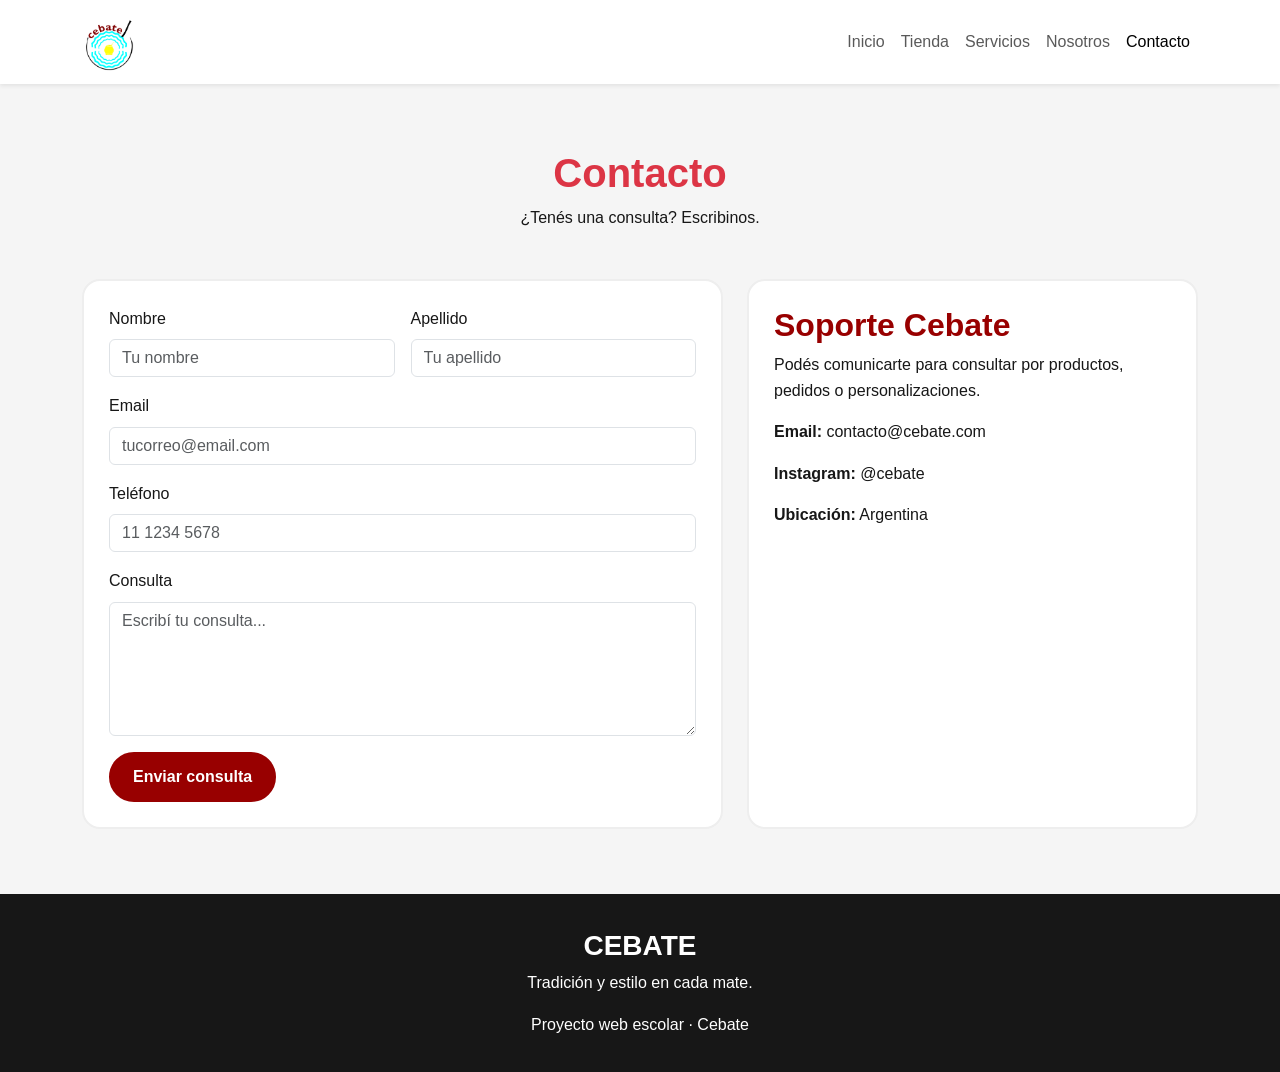
<file: contacto.html>
<!DOCTYPE html> <!-- Indica que es un documento HTML5 -->
<html lang="es">

<head>
    <title>Cebate | Contacto</title> <!-- Título de la página -->

    <!-- Configuración y datos para buscadores -->
    <meta charset="UTF-8">
    <meta name="viewport" content="width=device-width, initial-scale=1.0">
    <meta name="description" content="Cebate: mates de calidad para compartir momentos, tradición y estilo.">
    <meta name="keywords" content="Cebate, mates, mate argentino, mates personalizados">

    <!-- Información para compartir la página en redes -->
    <meta property="og:title" content="Cebate | Mates">
    <meta property="og:description" content="Tradición y estilo en cada mate.">
    <meta property="og:type" content="website">

    <!-- Bootstrap y CSS propio -->
    <link href="https://cdn.jsdelivr.net/npm/bootstrap@5.3.3/dist/css/bootstrap.min.css" rel="stylesheet">
    <link rel="stylesheet" href="css/style.css">
</head>

<body>

    <!-- Encabezado y menú de navegación -->
    <header>
        <nav class="navbar navbar-expand-lg bg-white shadow-sm sticky-top">
            <div class="container">

                <!-- Logo de Cebate -->
                <a class="navbar-brand" href="index.html">
                    <img src="img/logo-cebate.png" alt="Logo de Cebate">
                </a>

                <!-- Botón del menú para celulares -->
                <button class="navbar-toggler" type="button" data-bs-toggle="collapse" data-bs-target="#menu">
                    <span class="navbar-toggler-icon"></span>
                </button>

                <!-- Enlaces principales -->
                <div class="collapse navbar-collapse" id="menu">
                    <ul class="navbar-nav ms-auto">
                        <li class="nav-item"><a class="nav-link" href="index.html">Inicio</a></li>
                        <li class="nav-item"><a class="nav-link" href="productos.html">Tienda</a></li>
                        <li class="nav-item"><a class="nav-link" href="servicios.html">Servicios</a></li>
                        <li class="nav-item"><a class="nav-link" href="nosotros.html">Nosotros</a></li>
                        <li class="nav-item"><a class="nav-link active" href="contacto.html">Contacto</a></li>
                    </ul>
                </div>

            </div>
        </nav>
    </header>

    <main>

        <!-- Sección principal de contacto -->
        <section class="section section-alt">
            <div class="container">

                <!-- Título de la sección -->
                <div class="text-center mb-5">
                    <h1 class="text-danger">Contacto</h1>
                    <p>¿Tenés una consulta? Escribinos.</p>
                </div>

                <div class="row g-4">

                    <!-- Formulario de contacto -->
                    <div class="col-lg-7">
                        <div class="contact-box">

                            <form action="#" method="post">
                                <div class="row g-3">

                                    <!-- Campo de nombre -->
                                    <div class="col-md-6">
                                        <label for="nombre" class="form-label">Nombre</label>
                                        <input id="nombre" name="nombre" type="text" class="form-control"
                                            placeholder="Tu nombre" required>
                                    </div>

                                    <!-- Campo de apellido -->
                                    <div class="col-md-6">
                                        <label for="apellido" class="form-label">Apellido</label>
                                        <input id="apellido" name="apellido" type="text" class="form-control"
                                            placeholder="Tu apellido" required>
                                    </div>

                                    <!-- Campo de email -->
                                    <div class="col-12">
                                        <label for="email" class="form-label">Email</label>
                                        <input id="email" name="email" type="email" class="form-control"
                                            placeholder="tucorreo@email.com" required>
                                    </div>

                                    <!-- Campo de teléfono -->
                                    <div class="col-12">
                                        <label for="telefono" class="form-label">Teléfono</label>
                                        <input id="telefono" name="telefono" type="tel" class="form-control"
                                            placeholder="11 1234 5678" required>
                                    </div>

                                    <!-- Campo para escribir la consulta -->
                                    <div class="col-12">
                                        <label for="consulta" class="form-label">Consulta</label>
                                        <textarea id="consulta" name="consulta" class="form-control" rows="5"
                                            placeholder="Escribí tu consulta..." required></textarea>
                                    </div>

                                    <!-- Botón para enviar el formulario -->
                                    <div class="col-12">
                                        <button class="btn-cebate" type="submit">Enviar consulta</button>
                                    </div>

                                </div>
                            </form>

                        </div>
                    </div>

                    <!-- Información de contacto de Cebate -->
                    <div class="col-lg-5">
                        <aside class="contact-box h-100">
                            <h2>Soporte Cebate</h2>
                            <p>Podés comunicarte para consultar por productos, pedidos o personalizaciones.</p>

                            <p><strong>Email:</strong> contacto@cebate.com</p>
                            <p><strong>Instagram:</strong> @cebate</p>
                            <p><strong>Ubicación:</strong> Argentina</p>
                        </aside>
                    </div>

                </div>
            </div>
        </section>

    </main>

    <!-- Pie de página -->
    <footer>
        <div class="container text-center">
            <h3>CEBATE</h3>
            <p>Tradición y estilo en cada mate.</p>
            <p class="mb-0">Proyecto web escolar · Cebate</p>
        </div>
    </footer>

    <!-- JavaScript necesario para Bootstrap -->
    <script src="https://cdn.jsdelivr.net/npm/bootstrap@5.3.3/dist/js/bootstrap.bundle.min.js"></script>

</body>
</html>
</file>
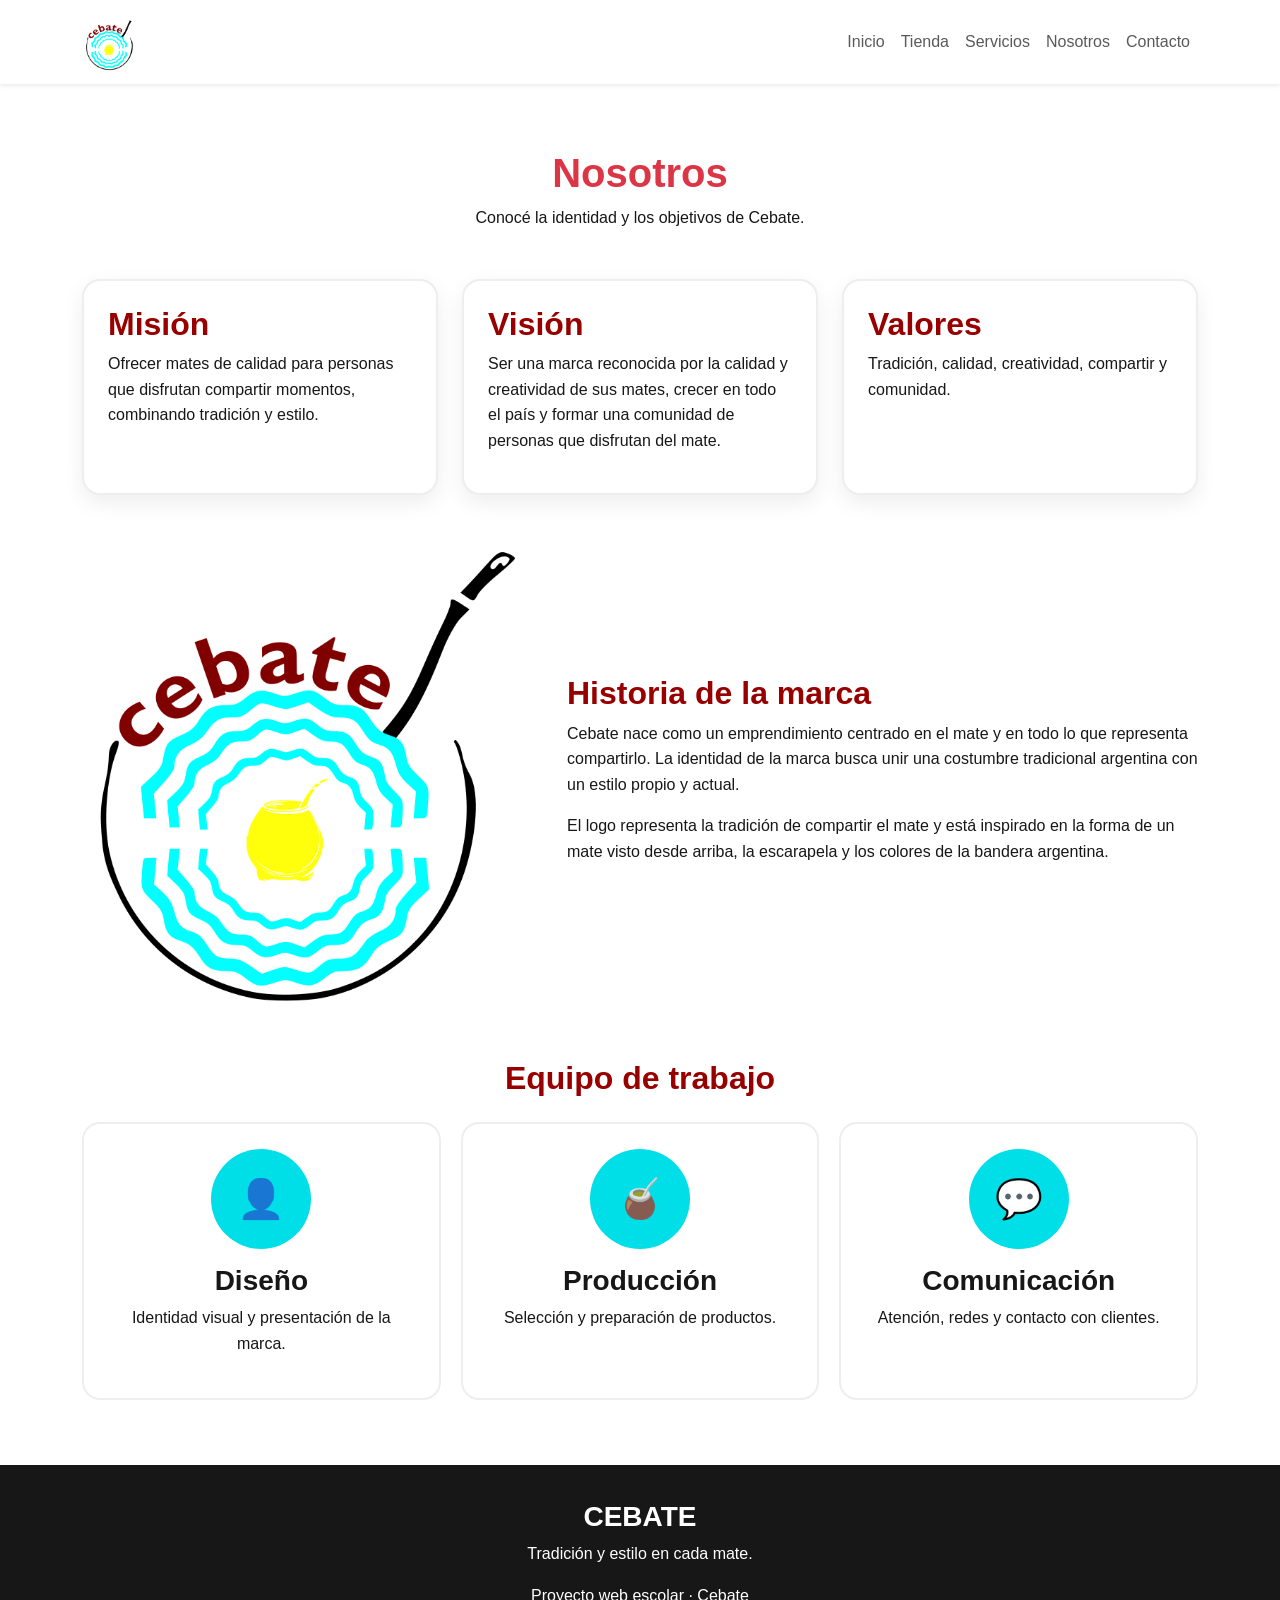
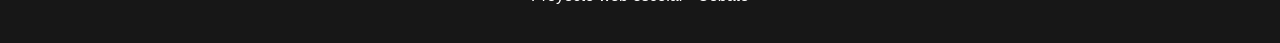
<file: nosotros.html>
<!DOCTYPE html>
<html lang="es">
<head>
<title>Cebate | Nosotros</title>

<meta charset="UTF-8">
<meta name="viewport" content="width=device-width, initial-scale=1.0">
<meta name="description" content="Cebate: mates de calidad para compartir momentos, tradición y estilo.">
<meta name="keywords" content="Cebate, mates, mate argentino, mates personalizados">
<meta property="og:title" content="Cebate | Mates">
<meta property="og:description" content="Tradición y estilo en cada mate.">
<meta property="og:type" content="website">
<link href="https://cdn.jsdelivr.net/npm/bootstrap@5.3.3/dist/css/bootstrap.min.css" rel="stylesheet">
<link rel="stylesheet" href="css/style.css">

</head>
<body>

<header>
<nav class="navbar navbar-expand-lg bg-white shadow-sm sticky-top">
<div class="container">
<a class="navbar-brand" href="index.html" aria-label="Cebate inicio">
<img src="img/logo-cebate.png" alt="Logo de Cebate">
</a>
<button class="navbar-toggler" type="button" data-bs-toggle="collapse" data-bs-target="#menu" aria-controls="menu" aria-expanded="false" aria-label="Abrir menú">
<span class="navbar-toggler-icon"></span>
</button>
<div class="collapse navbar-collapse" id="menu">
<ul class="navbar-nav ms-auto">
<li class="nav-item"><a class="nav-link" href="index.html">Inicio</a></li>
<li class="nav-item"><a class="nav-link" href="productos.html">Tienda</a></li>
<li class="nav-item"><a class="nav-link" href="servicios.html">Servicios</a></li>
<li class="nav-item"><a class="nav-link" href="nosotros.html">Nosotros</a></li>
<li class="nav-item"><a class="nav-link" href="contacto.html">Contacto</a></li>
</ul>
</div>
</div>
</nav>
</header>

<main>
<section class="section">
<div class="container">
<div class="text-center mb-5">
<h1 class="text-danger">Nosotros</h1>
<p>Conocé la identidad y los objetivos de Cebate.</p>
</div>
<div class="row g-4 mb-5">
<article class="col-lg-4"><div class="card-cebate"><h2>Misión</h2><p>Ofrecer mates de calidad para personas que disfrutan compartir momentos, combinando tradición y estilo.</p></div></article>
<article class="col-lg-4"><div class="card-cebate"><h2>Visión</h2><p>Ser una marca reconocida por la calidad y creatividad de sus mates, crecer en todo el país y formar una comunidad de personas que disfrutan del mate.</p></div></article>
<article class="col-lg-4"><div class="card-cebate"><h2>Valores</h2><p>Tradición, calidad, creatividad, compartir y comunidad.</p></div></article>
</div>

<div class="row align-items-center g-5 mb-5">
<div class="col-md-5"><img src="img/logo-cebate.png" alt="Logo de Cebate" class="d-block mx-auto"></div>
<div class="col-md-7">
<h2>Historia de la marca</h2>
<p>Cebate nace como un emprendimiento centrado en el mate y en todo lo que representa compartirlo. La identidad de la marca busca unir una costumbre tradicional argentina con un estilo propio y actual.</p>
<p>El logo representa la tradición de compartir el mate y está inspirado en la forma de un mate visto desde arriba, la escarapela y los colores de la bandera argentina.</p>
</div>
</div>

<h2 class="text-center mb-4">Equipo de trabajo</h2>
<div class="team-grid">
<article class="team-card"><div class="team-avatar">👤</div><h3>Diseño</h3><p>Identidad visual y presentación de la marca.</p></article>
<article class="team-card"><div class="team-avatar">🧉</div><h3>Producción</h3><p>Selección y preparación de productos.</p></article>
<article class="team-card"><div class="team-avatar">💬</div><h3>Comunicación</h3><p>Atención, redes y contacto con clientes.</p></article>
</div>
</div>
</section>
</main>

<footer>
<div class="container text-center">
<h3>CEBATE</h3>
<p>Tradición y estilo en cada mate.</p>
<p class="mb-0">Proyecto web escolar · Cebate</p>
</div>
</footer>
<script src="https://cdn.jsdelivr.net/npm/bootstrap@5.3.3/dist/js/bootstrap.bundle.min.js"></script>

</body>
</html>
</file>
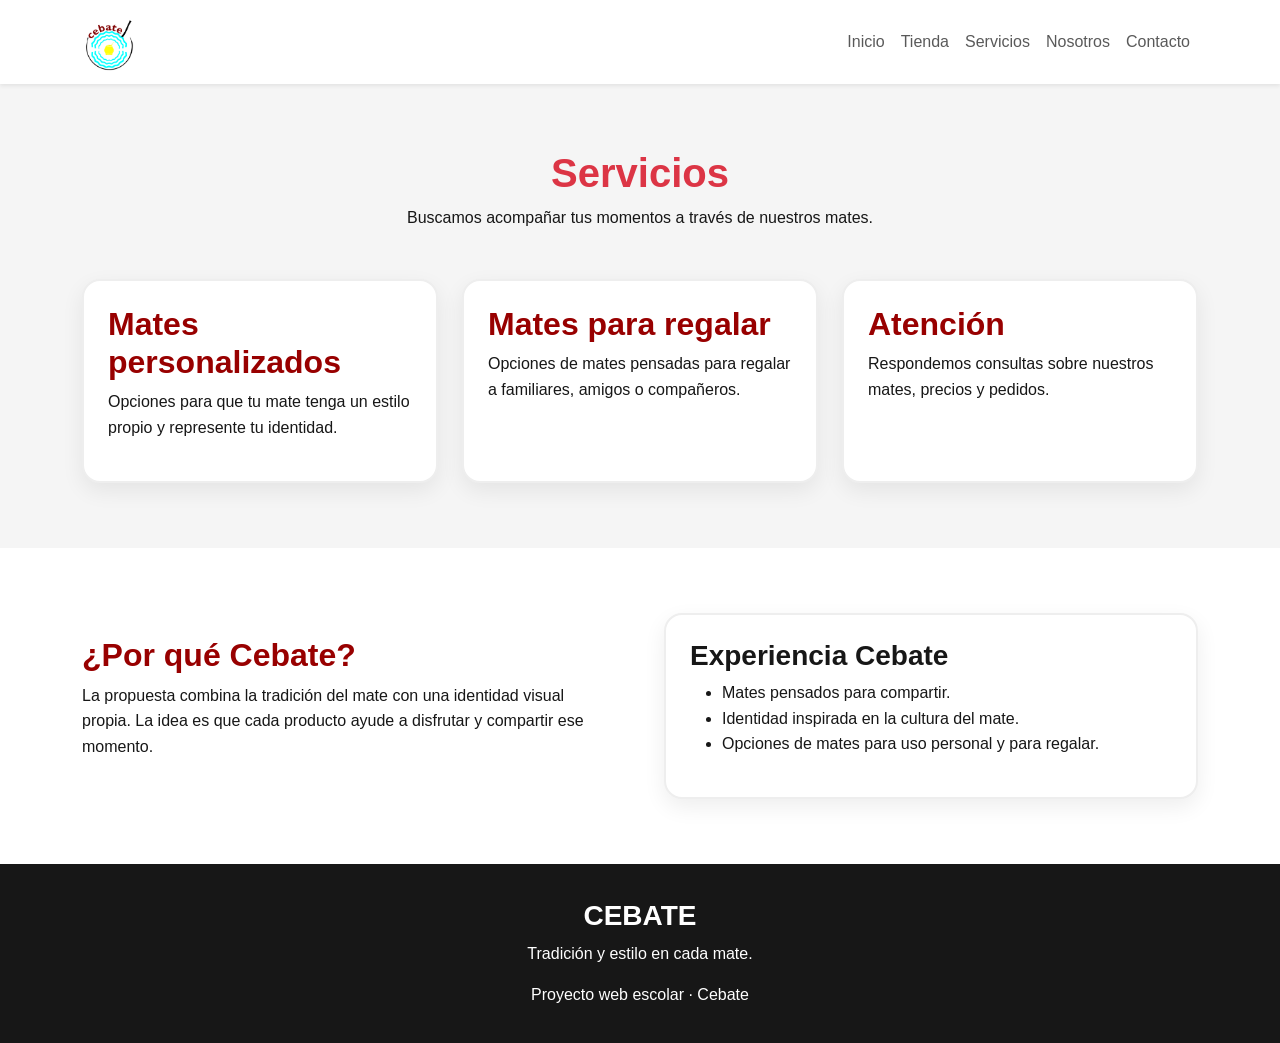
<file: servicios.html>
<!DOCTYPE html>
<html lang="es">
<head>
<title>Cebate | Servicios</title>

<meta charset="UTF-8">
<meta name="viewport" content="width=device-width, initial-scale=1.0">
<meta name="description" content="Cebate: mates de calidad para compartir momentos, tradición y estilo.">
<meta name="keywords" content="Cebate, mates, mate argentino, mates personalizados">
<meta property="og:title" content="Cebate | Mates">
<meta property="og:description" content="Tradición y estilo en cada mate.">
<meta property="og:type" content="website">
<link href="https://cdn.jsdelivr.net/npm/bootstrap@5.3.3/dist/css/bootstrap.min.css" rel="stylesheet">
<link rel="stylesheet" href="css/style.css">

</head>
<body>

<header>
<nav class="navbar navbar-expand-lg bg-white shadow-sm sticky-top">
<div class="container">
<a class="navbar-brand" href="index.html" aria-label="Cebate inicio">
<img src="img/logo-cebate.png" alt="Logo de Cebate">
</a>
<button class="navbar-toggler" type="button" data-bs-toggle="collapse" data-bs-target="#menu" aria-controls="menu" aria-expanded="false" aria-label="Abrir menú">
<span class="navbar-toggler-icon"></span>
</button>
<div class="collapse navbar-collapse" id="menu">
<ul class="navbar-nav ms-auto">
<li class="nav-item"><a class="nav-link" href="index.html">Inicio</a></li>
<li class="nav-item"><a class="nav-link" href="productos.html">Tienda</a></li>
<li class="nav-item"><a class="nav-link" href="servicios.html">Servicios</a></li>
<li class="nav-item"><a class="nav-link" href="nosotros.html">Nosotros</a></li>
<li class="nav-item"><a class="nav-link" href="contacto.html">Contacto</a></li>
</ul>
</div>
</div>
</nav>
</header>

<main>
<section class="section section-alt">
<div class="container">
<div class="text-center mb-5">
<h1 class="text-danger">Servicios</h1>
<p>Buscamos acompañar tus momentos a través de nuestros mates.</p>
</div>
<div class="row g-4">
<article class="col-md-4"><div class="card-cebate"><h2>Mates personalizados</h2><p>Opciones para que tu mate tenga un estilo propio y represente tu identidad.</p></div></article>
<article class="col-md-4"><div class="card-cebate"><h2>Mates para regalar</h2><p>Opciones de mates pensadas para regalar a familiares, amigos o compañeros.</p></div></article>
<article class="col-md-4"><div class="card-cebate"><h2>Atención</h2><p>Respondemos consultas sobre nuestros mates, precios y pedidos.</p></div></article>
</div>
</div>
</section>

<section class="section">
<div class="container">
<div class="row align-items-center g-5">
<div class="col-lg-6">
<h2>¿Por qué Cebate?</h2>
<p>La propuesta combina la tradición del mate con una identidad visual propia. La idea es que cada producto ayude a disfrutar y compartir ese momento.</p>
</div>
<div class="col-lg-6">
<div class="card-cebate">
<h3>Experiencia Cebate</h3>
<ul>
<li>Mates pensados para compartir.</li>
<li>Identidad inspirada en la cultura del mate.</li>
<li>Opciones de mates para uso personal y para regalar.</li>
</ul>
</div>
</div>
</div>
</div>
</section>
</main>

<footer>
<div class="container text-center">
<h3>CEBATE</h3>
<p>Tradición y estilo en cada mate.</p>
<p class="mb-0">Proyecto web escolar · Cebate</p>
</div>
</footer>
<script src="https://cdn.jsdelivr.net/npm/bootstrap@5.3.3/dist/js/bootstrap.bundle.min.js"></script>

</body>
</html>
</file>
<file: css/style.css>
:root {
    --bordo: #980000;
    --celeste: #00dfe8;
    --amarillo: #fff000;
    --negro: #171717;
    --blanco: #ffffff;
    --gris: #f5f5f5;
}

* {
    box-sizing: border-box;
}

body {
    margin: 0;
    font-family: Arial, sans-serif;
    color: var(--negro);
    background: var(--blanco);
    line-height: 1.6;
}

img {
    max-width: 100%;
    height: auto;
}

h1, h2, h3 {
    font-weight: 800;
}

h2 {
    color: var(--bordo);
}

.navbar-brand img {
    width: 58px;
    height: 58px;
    object-fit: contain;
    background: white;
    border-radius: 50%;
}

.hero {
    min-height: 72vh;
    display: flex;
    align-items: center;
    background:
        radial-gradient(circle at 80% 20%, rgba(0, 223, 232, .25), transparent 30%),
        linear-gradient(135deg, #fff 0%, #fff 55%, #eefeff 100%);
    padding: 50px 0;
}

.hero h1 {
    color: var(--bordo);
    font-size: clamp(2.5rem, 8vw, 5rem);
    margin-bottom: 15px;
}

.hero p {
    font-size: 1.15rem;
    max-width: 650px;
}

.btn-cebate {
    background: var(--bordo);
    color: white;
    border: 2px solid var(--bordo);
    padding: 10px 22px;
    border-radius: 30px;
    text-decoration: none;
    display: inline-block;
    font-weight: bold;
}

.btn-cebate:hover {
    background: white;
    color: var(--bordo);
}

.btn-celeste {
    background: var(--celeste);
    color: var(--negro);
    border: 2px solid var(--celeste);
    padding: 10px 22px;
    border-radius: 30px;
    text-decoration: none;
    display: inline-block;
    font-weight: bold;
}

.logo-hero {
    max-width: 390px;
    width: 85%;
    margin: auto;
    display: block;
}

.section {
    padding: 65px 0;
}

.section-alt {
    background: var(--gris);
}

.card-cebate {
    height: 100%;
    border: 2px solid #eee;
    border-radius: 18px;
    padding: 24px;
    background: white;
    box-shadow: 0 8px 22px rgba(0,0,0,.07);
}

.card-cebate:hover {
    transform: translateY(-3px);
    transition: .2s;
}

.product-grid {
    display: grid;
    grid-template-columns: 1fr;
    gap: 20px;
}

.product-card {
    border: 2px solid #eee;
    border-radius: 18px;
    padding: 22px;
    background: white;
    display: flex;
    flex-direction: column;
}

.product-image { width: 100%; height: 230px; object-fit: cover; border-radius: 14px; margin-bottom: 18px; background: #f5f5f5; }

.product-icon {
    height: 140px;
    border-radius: 14px;
    background: linear-gradient(135deg, #fff, #dffcff);
    display: flex;
    align-items: center;
    justify-content: center;
    font-size: 5rem;
    margin-bottom: 18px;
}

.price {
    color: var(--bordo);
    font-size: 1.3rem;
    font-weight: bold;
}

.filter-buttons {
    display: flex;
    gap: 8px;
    flex-wrap: wrap;
    margin-bottom: 30px;
}

.filter-btn {
    border: 1px solid var(--bordo);
    background: white;
    color: var(--bordo);
    border-radius: 20px;
    padding: 7px 16px;
}

.filter-btn.active,
.filter-btn:hover {
    background: var(--bordo);
    color: white;
}

.team-grid {
    display: grid;
    grid-template-columns: 1fr;
    gap: 20px;
}

.team-card {
    text-align: center;
    padding: 25px;
    border-radius: 18px;
    background: white;
    border: 2px solid #eee;
}

.team-avatar {
    width: 100px;
    height: 100px;
    border-radius: 50%;
    background: var(--celeste);
    margin: 0 auto 15px;
    display: flex;
    align-items: center;
    justify-content: center;
    font-size: 2.4rem;
}

.contact-box {
    background: #fff;
    border-radius: 18px;
    padding: 25px;
    border: 2px solid #eee;
}

footer {
    background: var(--negro);
    color: white;
    padding: 35px 0;
}

footer a {
    color: white;
    text-decoration: none;
}

.badge-cebate {
    background: var(--amarillo);
    color: var(--negro);
    padding: 5px 10px;
    border-radius: 15px;
    font-weight: bold;
}

.quote {
    border-left: 6px solid var(--celeste);
    padding: 18px 22px;
    background: #f4ffff;
    border-radius: 10px;
    font-size: 1.15rem;
}

@media (min-width: 576px) {
    .product-grid {
        grid-template-columns: repeat(2, 1fr);
    }

    .team-grid {
        grid-template-columns: repeat(2, 1fr);
    }
}

@media (min-width: 992px) {
    .product-grid {
        grid-template-columns: repeat(3, 1fr);
    }

    .team-grid {
        grid-template-columns: repeat(3, 1fr);
    }

    .hero {
        min-height: 78vh;
    }
}
</file>
